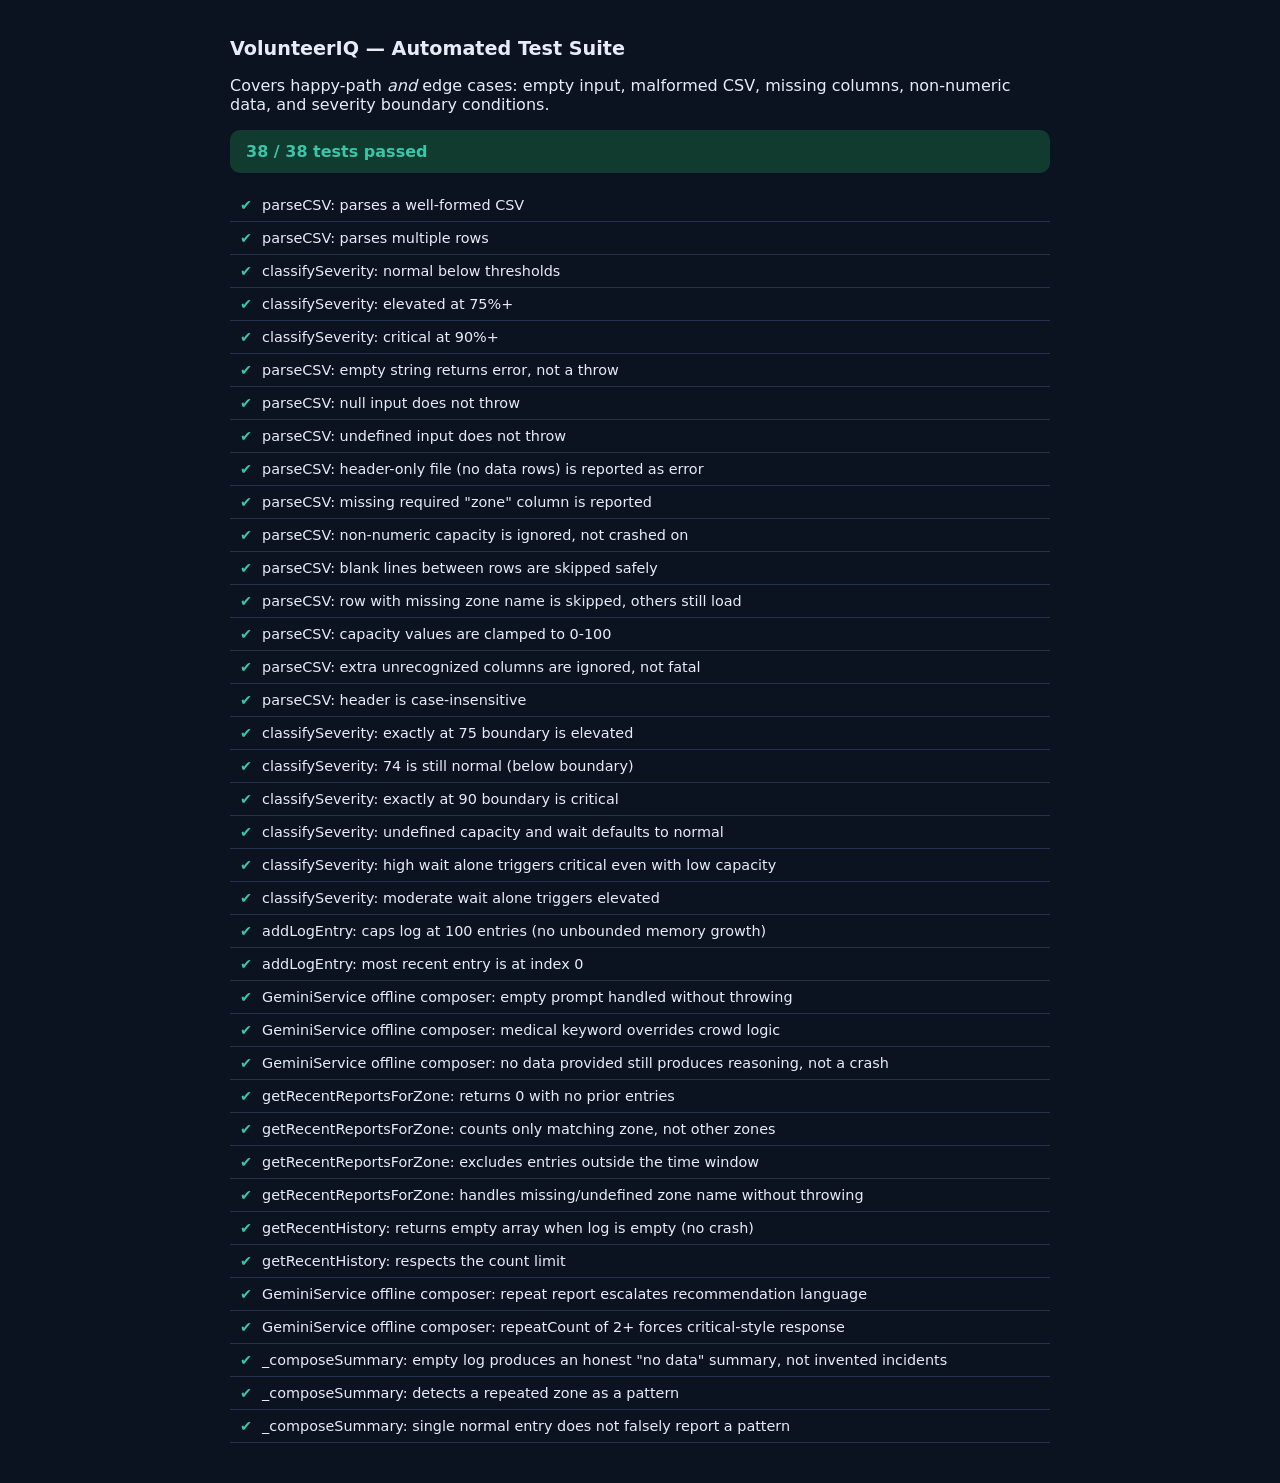
<file: tests.html>
<!DOCTYPE html>
<html lang="en">
<head>
<meta charset="UTF-8" />
<title>VolunteerIQ — Test Suite</title>
<style>
  body { font-family: 'Segoe UI', system-ui, sans-serif; background:#0b1220; color:#e7ecf7; padding:24px; max-width: 820px; margin:0 auto; }
  h1 { font-size: 1.2rem; }
  #summary { padding:12px 16px; border-radius:10px; margin:14px 0; font-weight:600; }
  .pass-all { background:#123b2f; color:#37c6a8; }
  .fail-some { background:#3b1212; color:#ff6b6b; }
  ul { list-style:none; padding:0; }
  li { padding:8px 10px; border-bottom:1px solid #263252; font-size:0.9rem; display:flex; gap:10px; }
  .ok { color:#37c6a8; }
  .bad { color:#ff6b6b; }
  code { background:#182238; padding:1px 5px; border-radius:4px; }
</style>
</head>
<body>
  <h1>VolunteerIQ — Automated Test Suite</h1>
  <p>Covers happy-path <em>and</em> edge cases: empty input, malformed CSV, missing columns, non-numeric data, and severity boundary conditions.</p>
  <div id="summary">Running...</div>
  <ul id="results"></ul>

  <script src="constants.js"></script>
  <script src="gemini-api.js"></script>
  <script src="app.js"></script>
  <script src="tests.js"></script>
  <script>
    const { results, passed, total } = runAllTests(AppCore);
    const summary = document.getElementById('summary');
    summary.textContent = `${passed} / ${total} tests passed`;
    summary.className = passed === total ? 'pass-all' : 'fail-some';

    const ul = document.getElementById('results');
    results.forEach(r => {
      const li = document.createElement('li');
      li.innerHTML = `<span class="${r.pass ? 'ok' : 'bad'}">${r.pass ? '✔' : '✘'}</span> <span>${r.name}${r.pass ? '' : ' — <code>' + (r.error || 'assertion failed') + '</code>'}</span>`;
      ul.appendChild(li);
    });
  </script>
</body>
</html>
</file>
